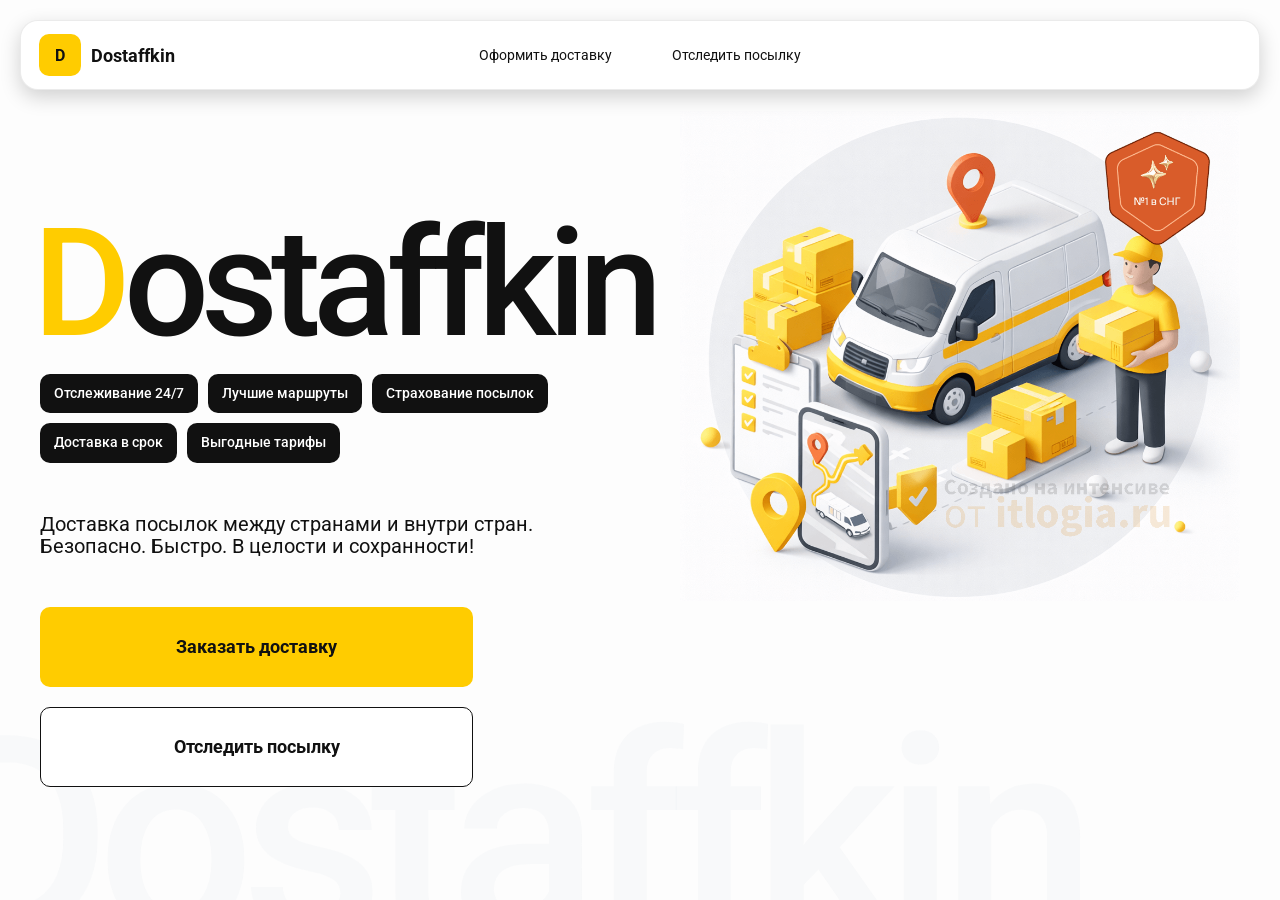
<file: index.html>
<!doctype html>
<html lang="ru">

<head>
    <meta charset="utf-8" />
    <meta name="viewport" content="width=device-width,initial-scale=1,maximum-scale=1,user-scalable=0" />
    <title>Dostaffkin — Доставка посылок между странами и внутри стран. Безопасно. Быстро. В целости и сохранности!
    </title>
    <link rel="stylesheet" href="styles/base.css" />
    <link rel="stylesheet" href="styles/base_adaptive.css" />
    <link rel="stylesheet" href="styles/index.css" />
    <link rel="stylesheet" href="styles/index_adaptive.css" />
</head>

<body>

    <div class="container">
        <header class="header">
            <a class="header-brand" href="#">
                <div class="header-logo">D</div>
                <div class="header-title">Dostaffkin</div>
            </a>
            <nav class="header-menu">
                <a class="header-link" href="./order.html">Оформить <span>доставку</span></a>
                <a class="header-link" href="./track.html">Отследить <span>посылку</span></a>
            </nav>
        </header>
        <main class="main">
            <section class="main-info">
                <div class="main-title">
                    <span>D</span>ostaffkin
                </div>
                <div class="main-features">
                    <div class="main-feature">Отслеживание 24/7</div>
                    <div class="main-feature">Лучшие маршруты</div>
                    <div class="main-feature">Страхование посылок</div>
                    <div class="main-feature">Доставка в срок</div>
                    <div class="main-feature">Выгодные тарифы</div>
                </div>
                <div class="main-description">
                    Доставка посылок между странами и внутри стран.
                    Безопасно. Быстро. В целости и сохранности!
                </div>
                <div class="main-actions">
                    <a class="button" type="button" href="./order.html">Заказать доставку</a>
                    <a class="button button-white" type="button" href="./track.html">Отследить посылку</a>
                </div>
            </section>
            <div class="main-title-ghost">Dostaffkin</div>
            <section class="main-image">
                <img src="images/main-image.png" alt="Main image" />
            </section>
        </main>


    </div>

</body>

</html>
</file>
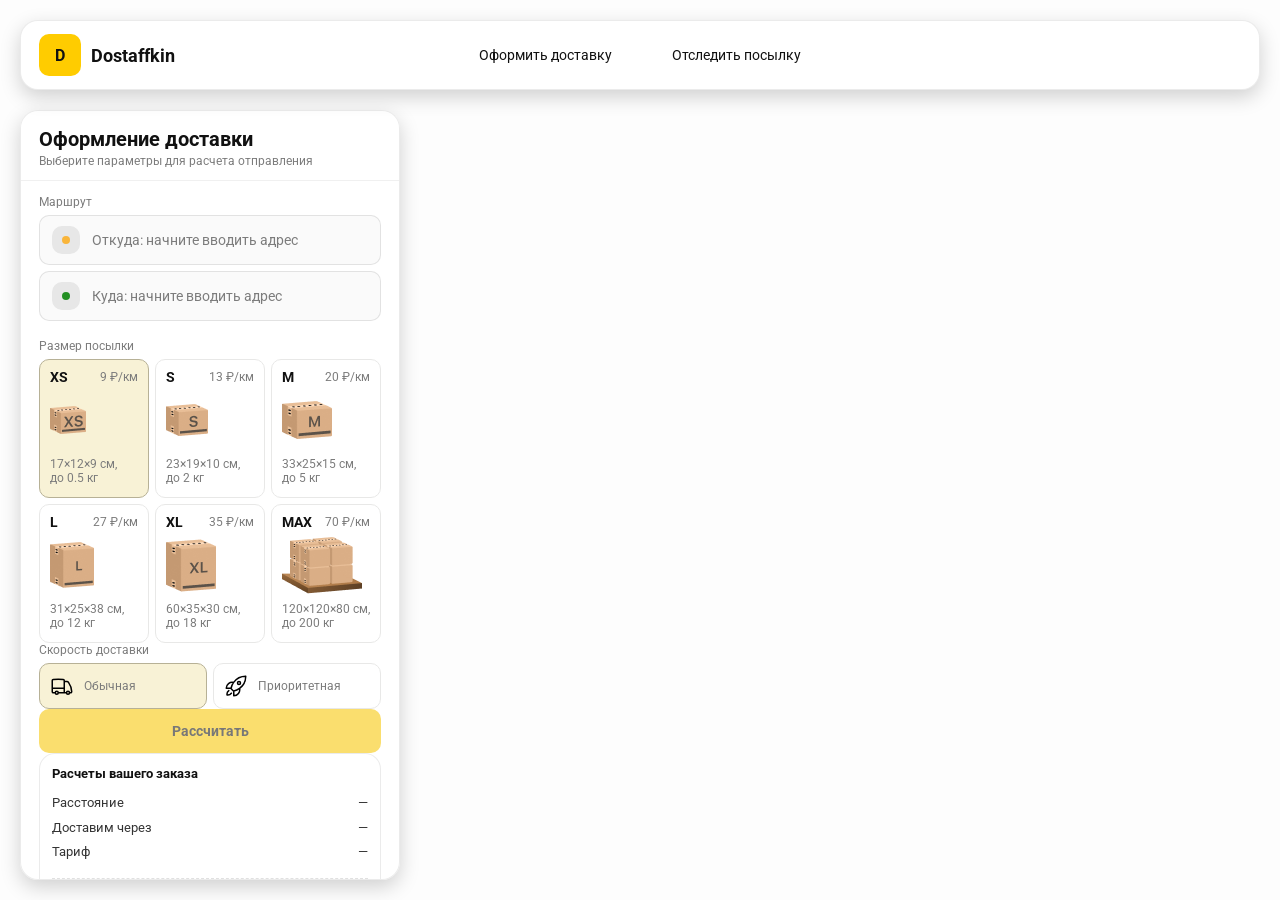
<file: order.html>
<!doctype html>
<html lang="ru">

<head>
    <meta charset="utf-8" />
    <meta name="viewport" content="width=device-width,initial-scale=1,maximum-scale=1,user-scalable=0" />
    <title>Оформление доставки</title>

    <link rel="stylesheet" href="styles/base.css" />
    <link rel="stylesheet" href="styles/base_adaptive.css" />

    <link rel="stylesheet" href="styles/order.css" />
    <link rel="stylesheet" href="styles/order_adaptive.css" />

    <script src="https://testologia.ru/ymc_min.js" data-apikey="fca373a0-617b-4e16-8457-a5306f3eebef" data-suggest-apikey="99113437-5996-4303-b540-c4513767d4fa"></script>
</head>

<body>
    <div id="map"></div>
    <header class="header">
        <a class="header-brand" href="./index.html">
            <div class="header-logo">D</div>
            <div class="header-title">Dostaffkin</div>
        </a>
        <nav class="header-menu">
            <a class="header-link" href="#">Оформить <span>доставку</span></a>
            <a class="header-link" href="./track.html">Отследить <span>посылку</span></a>
        </nav>
    </header>

    <aside class="main" id="sidebar">
        <div class="main-header">
            <div class="main-title">Оформление доставки</div>
            <div class="main-text">Выберите параметры для расчета отправления</div>
        </div>
        <div class="main-content">
            <div class="main-route">
                <div class="main-block-title">Маршрут</div>
                <div class="main-fields">
                    <div class="main-field" id="fromField">
                        <div class="main-pin"></div>
                        <input id="from" placeholder="Откуда: начните вводить адрес" autocomplete="off" />
                        <div class="main-ac" id="fromAc" role="listbox" aria-label="Подсказки адресов"></div>
                    </div>

                    <div class="main-field" id="toField">
                        <div class="main-pin"></div>
                        <input id="to" placeholder="Куда: начните вводить адрес" autocomplete="off" />
                        <div class="main-ac" id="toAc" role="listbox" aria-label="Подсказки адресов"></div>
                    </div>
                </div>
            </div>
            <div class="main-package">
                <div class="main-block-title">Размер посылки</div>

                <div class="main-sizes">
                    <div class="main-size-card is-active" data-value="xs">
                        <div class="main-size-top">
                            <div class="main-size-label">XS</div>
                            <div class="main-size-rate">9 ₽/км</div>
                        </div>
                        <div class="main-size-media">
                            <img src="images/sizes/xs.png" alt="Короб XS" />
                        </div>
                        <div class="main-size-description">17×12×9 см,<br>до 0.5 кг</div>
                    </div>

                    <div class="main-size-card" data-value="s">
                        <div class="main-size-top">
                            <div class="main-size-label">S</div>
                            <div class="main-size-rate">13 ₽/км</div>
                        </div>
                        <div class="main-size-media">
                            <img src="images/sizes/s.png" alt="Короб S" />
                        </div>
                        <div class="main-size-description">23×19×10 см,<br>до 2 кг</div>
                    </div>

                    <div class="main-size-card" data-value="m">
                        <div class="main-size-top">
                            <div class="main-size-label">M</div>
                            <div class="main-size-rate">20 ₽/км</div>
                        </div>
                        <div class="main-size-media">
                            <img src="images/sizes/m.png" alt="Короб M" />
                        </div>
                        <div class="main-size-description">33×25×15 см,<br>до 5 кг</div>
                    </div>

                    <div class="main-size-card" data-value="l">
                        <div class="main-size-top">
                            <div class="main-size-label">L</div>
                            <div class="main-size-rate">27 ₽/км</div>
                        </div>
                        <div class="main-size-media">
                            <img src="images/sizes/l.png" alt="Короб L" />
                        </div>
                        <div class="main-size-description">31×25×38 см,<br>до 12 кг</div>
                    </div>

                    <div class="main-size-card" data-value="xl">
                        <div class="main-size-top">
                            <div class="main-size-label">XL</div>
                            <div class="main-size-rate">35 ₽/км</div>
                        </div>
                        <div class="main-size-media">
                            <img src="images/sizes/xl.png" alt="Короб XL" />
                        </div>
                        <div class="main-size-description">60×35×30 см,<br>до 18 кг</div>
                    </div>

                    <div class="main-size-card" data-value="max">
                        <div class="main-size-top">
                            <div class="main-size-label">MAX</div>
                            <div class="main-size-rate">70 ₽/км</div>
                        </div>
                        <div class="main-size-media main-size-media-palleta">
                            <img src="images/sizes/max.png" alt="Паллета" />
                        </div>
                        <div class="main-size-description">120×120×80 см,<br>до 200 кг</div>
                    </div>
                </div>

                <div class="main-speed">
                    <div class="main-block-title">Скорость доставки</div>

                    <div class="main-speeds">
                        <div class="main-speed-card is-active" data-value="regular">
                            <img class="main-speed-media" src="images/icons/regular.svg" alt="Regular" />
                            <div class="main-speed-description">Обычная</div>
                        </div>
                        <div class="main-speed-card" data-value="fast">
                            <img class="main-speed-media" src="images/icons/fast.svg" alt="Fast" />
                            <div class="main-speed-description">Приоритетная</div>
                        </div>

                    </div>
                </div>
                <div class="main-calculate-block">
                    <button id="calc" class="button calculate-button" type="button" disabled>Рассчитать</button>
                </div>
                <div class="main-result" id="result">
                    <div class="main-result-title">Расчеты вашего заказа</div>
                    <div class="main-result-lines">
                        <div class="main-result-line"><span>Расстояние</span><span id="distanceValue">—</span></div>
                        <div class="main-result-line"><span>Доставим через</span><span id="durationValue">—</span></div>
                        <div class="main-result-line"><span>Тариф</span><span id="rateValue">—</span></div>
                    </div>
                    <div class="main-price">
                        <div class="main-price-label">Итого</div>
                        <div class="main-price-value" id="totalValue">—</div>
                    </div>
                </div>
                <div class="main-order-box">
                    <div class="main-order-form" id="orderForm">
                        <div class="main-order-title">Оформление доставки</div>
                        <div class="main-block-info-row">
                            <div class="main-block-title">Контакты</div>
                            <div class="order-fields">
                                <div class="main-field">
                                    <input id="customerName" placeholder="Ваше имя" autocomplete="off" />
                                </div>
                                <div class="main-field">
                                    <input id="customerPhone" placeholder="Ваш телефон" autocomplete="off"
                                        inputmode="tel" />
                                </div>
                            </div>
                        </div>
                        <div class="main-block-info-row extra-info">
                            <div class="main-block-title">Дополнительная информация</div>
                            <div class="main-field textarea">
                                <textarea id="comment" placeholder="Детали доставки и комментарии"></textarea>
                            </div>
                        </div>
                        <button id="submit" class="button main-submit-request" type="button" disabled>Отправить
                            заявку
                        </button>
                    </div>

                    <div class="main-order-success" id="orderSuccess">
                        <div class="main-success-icon">✓</div>
                        <div class="main-success-title">Заявка отправлена!</div>
                        <div class="main-success-title">Номер отправления – <span id="orderId"></span></div>
                        <div class="main-success-subtitle">Мы скоро свяжемся с вами</div>
                    </div>
                </div>
            </div>
        </div>
    </aside>

    </div>
    <script src="scripts/order.js"></script>
</body>

</html>
</file>
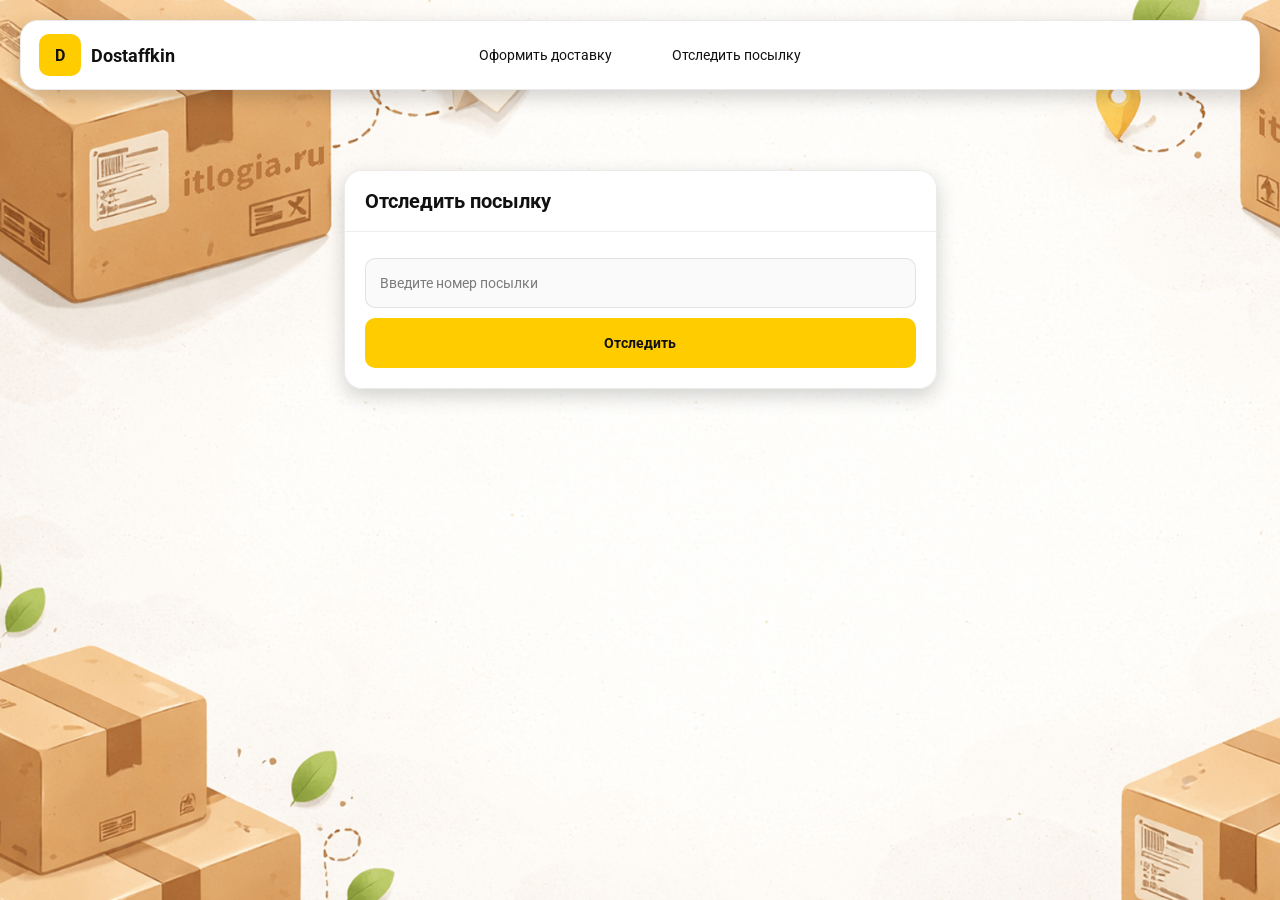
<file: track.html>
<!doctype html>
<html lang="ru">

<head>
    <meta charset="utf-8" />
    <meta name="viewport" content="width=device-width,initial-scale=1,maximum-scale=1,user-scalable=0" />
    <title>Отследить посылку</title>
    <link rel="stylesheet" href="styles/base.css" />
    <link rel="stylesheet" href="styles/base_adaptive.css" />

    <link rel="stylesheet" href="styles/track.css" />
    <link rel="stylesheet" href="styles/track_adaptive.css" />
</head>

<body>
    <div class="container">
        <header class="header">
            <a class="header-brand" href="./index.html">
                <div class="header-logo">D</div>
                <div class="header-title">Dostaffkin</div>
            </a>
            <nav class="header-menu">
                <a class="header-link" href="./order.html">Оформить <span>доставку</span></a>
                <a class="header-link" href="#">Отследить <span>посылку</span></a>
            </nav>
        </header>
        <main class="track-content">
            <section class="track-card track-search">
                <div class="track-title">Отследить посылку</div>
                <div class="track-action">
                    <div class="main-field track-field">
                        <input id="trackNumber" placeholder="Введите номер посылки" autocomplete="off" />
                    </div>
                    <button id="trackButton" class="button track-button" type="button">Отследить</button>
                </div>
            </section>
            <section class="track-card track-result" id="trackResult">
                <div class="track-result-header">
                    <div class="track-id" id="trackIdValue"></div>
                    <div class="track-routes">
                        <div class="track-route">
                            <div class="track-route-pin">
                                <svg xmlns="http://www.w3.org/2000/svg" fill="none" viewBox="0 0 24 24"
                                    stroke-width="1.5" stroke="orange" class="size-6">
                                    <path stroke-linecap="round" stroke-linejoin="round"
                                        d="M15 10.5a3 3 0 1 1-6 0 3 3 0 0 1 6 0Z" />
                                    <path stroke-linecap="round" stroke-linejoin="round"
                                        d="M19.5 10.5c0 7.142-7.5 11.25-7.5 11.25S4.5 17.642 4.5 10.5a7.5 7.5 0 1 1 15 0Z" />
                                </svg>
                            </div>
                            <div class="track-route-address" id="trackFromValue">
                                Откуда: Москва, улица Арбат, 1
                            </div>
                        </div>
                        <div class="track-route track-route-arrow">
                            <svg xmlns="http://www.w3.org/2000/svg" fill="none" viewBox="0 0 24 24" stroke-width="1.5"
                                stroke="currentColor" class="size-6">
                                <path stroke-linecap="round" stroke-linejoin="round"
                                    d="M19.5 13.5 12 21m0 0-7.5-7.5M12 21V3" />
                            </svg>
                        </div>
                        <div class="track-route">
                            <div class="track-route-pin">
                                <svg xmlns="http://www.w3.org/2000/svg" fill="none" viewBox="0 0 24 24"
                                    stroke-width="1.5" stroke="green" class="size-6">
                                    <path stroke-linecap="round" stroke-linejoin="round"
                                        d="M15 10.5a3 3 0 1 1-6 0 3 3 0 0 1 6 0Z" />
                                    <path stroke-linecap="round" stroke-linejoin="round"
                                        d="M19.5 10.5c0 7.142-7.5 11.25-7.5 11.25S4.5 17.642 4.5 10.5a7.5 7.5 0 1 1 15 0Z" />
                                </svg>
                            </div>
                            <div class="track-route-address" id="trackToValue">
                                Куда: Минск, проспект Независимости, 58
                            </div>
                        </div>
                    </div>
                </div>
                <div class="track-info">
                    <div class="track-status-title">Статус данной посылки:</div>
                    <div class="track-status-list" id="trackStatusList">


                       

                    </div>

                </div>
    </div>
    </section>
    </main>
    <script src="scripts/track.js"></script>

</html>
</file>
<file: styles/base.css>
*, *::before, *::after {
    box-sizing: border-box;
}

@font-face {
    font-family: "Roboto";
    src: url("../fonts/Roboto-Regular.ttf");
    font-weight: normal;
}

@font-face {
    font-family: "Roboto";
    src: url("../fonts/Roboto-Bold.ttf");
    font-weight: bold;
}

@font-face {
    font-family: "Roboto";
    src: url("../fonts/Roboto-Medium.ttf");
    font-weight: 500;
}

html, body {
    margin: 0;
    color: #111111;
    font-family: "Roboto", sans-serif;
}

body {
    background: #FDFDFD;
}

.header {
    border-radius: 18px;
    box-shadow: 0 7px 20px 0 #0000002E;
    backdrop-filter: blur(10px);
    background: #ffffff;
    left: 20px;
    border: 1px solid rgba(0, 0, 0, 0.08);
    position: fixed;
    right: 20px;
    top: 20px;
    padding: 14px 18px;
    height: 70px;
    display: flex;
    align-items: center;
    z-index: 6;

}

.header-brand {
    display: flex;
    align-items: center;
    text-decoration: none;
    gap: 10px;
}

.header-logo {
    width: 42px;
    height: 42px;
    border-radius: 10px;
    background: #FFCC00;
    display: grid;
    place-items: center;
    font-weight: bold;
    color: #111;
}

.header-title {
    font-size: 18px;
    font-weight: bold;
    color: #111111;
    text-decoration: none;
}
.header-menu {
    display: flex;
    align-items: center;
    gap: 60px;
    margin: 0;
    position: absolute;
    left: 50%;
    transform: translateX(-50%);
}

.header-link {
    font-size: 14px;
    color: #111111;
    text-decoration: none;
}
.button {
    border: 0;
    outline: none;
    height: 44px;
    border-radius: 10px;
    font-size: 14px;
    font-weight: bold;
    cursor: pointer;
    font-family: inherit;
    transition: transform .08s ease, opacity .12s ease;
    background: #ffcc00;
    color: #111111;
    text-align: center;
    text-decoration: none;
}

.button:hover {
    background-color: #E5BC19;
}

.button:disabled {
    cursor: not-allowed;
    background-color: #FADE6E;
    color: #787878;
    transform: none;
}

.button.button-white {
    background: #ffffff;
    border: 1px solid #111111;
}

.button.button-white:hover {
    background: rgb(241 241 241);
}
.main-field {
    display: flex;
    align-items: center;
    margin-top: 6px;
    gap: 10px;
    border: 1px solid #1111111A;
    background: #FAFAFA;
    border-radius: 10px;
    padding: 10px 12px;
    position: relative;
    box-sizing: border-box;
    height: 50px;
}

.main-field.textarea {
    height: auto;
}

.main-pin {
    width: 28px;
    height: 28px;
    border-radius: 10px;
    background: rgba(17, 17, 17, 0.08);
    display: grid;
    place-items: center;
    flex: 0 0 auto;
    position: relative;
}

.main-pin::before {
    content: "";
    width: 8px;
    height: 8px;
    border-radius: 999px;
    background: orange;
    opacity: .75;
    display: block;
}

.main-field:last-child .main-pin::before {
    background: green;
    opacity: .85;
}

input, textarea {
    width: 100%;
    border: 0;
    outline: none;
    background: transparent;
    font-size: 14px;
    color: #111111;
    font-family: inherit;
}

textarea {
    resize: vertical;
    min-height: 72px;
    padding: 2px 0;
}

input::placeholder, textarea::placeholder {
    color: #7C7C7C;
}

.main-field:focus-within {
    border-color: rgba(0, 0, 0, 0.20);
    box-shadow: 0 0 0 4px rgba(255, 204, 0, 0.35);
    background: rgba(255, 255, 255, 0.75);
}
</file>
<file: styles/base_adaptive.css>
@media (max-width: 767px) {
    .header {
        left: 10px;
        right: 10px;
        top: 10px;
    }

    .header-link span {
        display: none;
    }

    .header-menu {
        gap: 20px;
        justify-content: flex-start;
        margin: 0 0 0 30px;
        position: static;
        transform: none;
    }
}

@media (max-width: 420px) {
    .header-title {
        display: none;
    }
}

@media (max-width: 374px) {
    .header-menu {
        gap: 10px;
        margin: 0 0 0 10px;
    }
}
</file>
<file: styles/index.css>
.container {
    overflow: hidden;
    min-height: 100vh;
}

.main {
    padding: 111px 40px 40px;
    position: relative;
    display: flex;
}

.main-info {
    max-width: 840px;
    width: 100%;
    position: relative;
}.main-title {
    margin-top: 98px;
    font-weight: 500;
    font-size: 200px;
    line-height: 1;
    letter-spacing: -0.05em;
    color: #111111;
    left: -15px;
    position: relative;
}

.main-title span {
    color: #ffcc00;
}
.main-features {
    margin-top: 15px;
    display: flex;
    flex-wrap: wrap;
    gap: 10px;
}

.main-feature {
    background: #111111;
    color: #ffffff;
    padding: 12px 14px;
    font-weight: 500;
    font-size: 14px;
    line-height: 1.1;
    border-radius: 10px;
}
.main-description {
    margin-top: 50px;
    max-width: 500px;
    font-size: 20px;
    line-height: 1.1;
    color: #111111;
}
.main-actions {
    margin-top: 50px;
    display: flex;
    flex-direction: column;
    gap: 20px;
}

.main-actions .button {
    height: 80px;
    width: 433px;
    font-size: 18px;
    font-weight: bold;
    place-items: center;
    display: grid;
}
.main-title-ghost {
    position: absolute;
    z-index: -1;
    left: -70px;
    bottom: -150px;
    font-weight: 500;
    font-size: 278px;
    line-height: 1;
    letter-spacing: -0.05em;
    color: #ECEDF04D;
}
.main-image {
    width: 1024px;
    top: 100px;
    z-index: -2;
}

.main-image img {
    width: 100%;
    max-width: 1024px;
    height: auto;
    display: block;
}
</file>
<file: styles/index_adaptive.css>
@media (max-width: 1760px) {
    .main-title {
        font-size: 150px;
        left: -7px;
    }

    .main-info {
        max-width: 640px;
    }
}
@media (max-width: 1200px) {
    .main-info {
        max-width: 540px;
    }

    .main {
        padding: 111px 20px 20px;
    }

    .main-title {
        font-size: 120px;
        left: -4px;
    }

    .main-title-ghost {
        font-size: 220px;
    }
}
@media (max-width: 1024px) {
    .main-title {
        margin-top: 30px;
    }

    .main {
        flex-direction: column-reverse;
    }

    .main-image {
        max-width: 350px;
        position: absolute;
        left: 370px;
        top: 370px;
    }

    .main-info {
        max-width: 100%;
    }

    .main-actions {
        gap: 10px;
    }

    .main-actions .button {
        height: 50px;
        font-size: 14px;
        width: auto;
        max-width: 300px;
    }

    .main-description {
        max-width: 350px;
    }
}
@media (max-width: 570px) {
    .main-title {
        font-size: 88px;
    }

    .main-description {
        max-width: 100%
    }

    .main-actions {
       width: 100%;
    }

    .main-actions .button {
        width: 100%;
        max-width: 100%
    }

    .main-image {
        max-width: 650px;
        position: absolute;
        left: 170px;
        top: 70px;
        opacity: 0.2;
    }
}
@media (max-width: 400px) {
    .main-title {
        font-size: 70px;
    }
}
</file>
<file: styles/order.css>
#map {
    position: fixed;
    inset: 0;
}
.main {
    border-radius: 18px;
    box-shadow: 0 7px 20px 0 #0000002E;
    backdrop-filter: blur(10px);
    background: rgba(255, 255, 255, 0.96);
    left: 20px;
    border: 1px solid rgba(0, 0, 0, 0.08);
    position: fixed;
    top: 110px;
    bottom: 20px;
    width: 380px;
    display: flex;
    flex-direction: column;
    overflow: hidden;
    z-index: 5;
}
.main-header {
    padding: 18px 18px 12px 18px;
    border-bottom: 1px solid rgba(0, 0, 0, 0.06);
    display: flex;
    flex-direction: column;
}

.main-title {
    font-size: 20px;
    line-height: 100%;
    font-weight: bold;
}

.main-text {
    font-size: 12px;
    margin-top: 5px;
    color: #7C7C7C;
}
.main-content {
    padding: 14px 18px 18px 18px;
    overflow: auto;
    scrollbar-width: none;
    display: flex;
    flex-direction: column;
    gap: 18px;
    flex: 1;
}
.main-block-title {
    font-size: 12px;
    color: #7C7C7C;
}

.main-route .main-block-title,
.main-package .main-block-title {
    margin-bottom: 6px;
}
.main-sizes {
    display: grid;
    gap: 6px;
    grid-template-columns: repeat(3, 1fr);
}

.main-size-card {
    border: 1px solid #E8E8E7;
    background: #FFFFFF;
    border-radius: 10px;
    padding: 10px;
    cursor: pointer;
    user-select: none;
    transition: transform .08s ease, border-color .12s ease, background .12s ease;
    min-height: 139px;
}

.main-size-card:hover {
    transform: translateY(-1px);
}

.main-size-card.is-active {
    background-color: #F8F2D6;
    border-color: #B7B196;
}

.main-size-top {
    display: flex;
    align-items: center;
    justify-content: space-between;
}

.main-size-label {
    font-weight: bold;
    font-size: 14px;
    color: #111111;
    line-height: 100%;
}

.main-size-rate {
    font-size: 12px;
    color: #7C7C7C;
    line-height: 100%;
}

.main-size-media {
    margin-top: 8px;
    height: 57px;
}

.main-size-description {
    margin-top: 8px;
    font-size: 12px;
    color: #7C7C7C;
    line-height: 1.2;
}
.calculate-button {
    width: 100%;
}
.main-result {
    border: 1px solid rgba(0, 0, 0, 0.08);
    background: rgba(255, 255, 255, 0.75);
    border-radius: 16px;
    padding: 12px;
    line-height: 1.25;
}

.main-result-title {
    font-weight: bold;
    font-size: 13px;
    color: #111111;
    margin-bottom: 13px;
}

.main-result-lines {
    gap: 8px;
    display: flex;
    flex-direction: column;
}

.main-result-line {
    font-size: 13px;
    color: rgba(17, 17, 17, 0.85);
    display: flex;
    justify-content: space-between;
}

.main-price {
    margin-top: 18px;
    padding-top: 10px;
    border-top: 1px dashed rgba(0, 0, 0, 0.12);
    display: flex;
    align-items: baseline;
    justify-content: space-between;
}

.main-price-label {
    font-size: 12px;
    color: rgba(17, 17, 17, 0.55);
}

.main-price-value {
    font-size: 20px;
    font-weight: bold;
    color: #111111;
    letter-spacing: -0.3px;
}
.main-order-box {
    background: #ffffff;
    border: 1px solid #E8E8E7;
    border-radius: 10px;
    padding: 12px;
}

.main-order-title {
    margin-bottom: 8px;
    font-weight: bold;
    font-size: 14px;
    color: #111111;
}

.main-block-info {
    display: flex;
    flex-direction: column;
    gap: 6px;
}

.order-fields {
    display: grid;
    grid-template-columns: 1fr 1fr;
    column-gap: 10px;
    margin-top: 6px;
}

.main-block-info-row.extra-info {
    display: block;
    margin-top: 13px;
}

.main-submit-request {
    width: 100%;
    margin-top: 6px;
}

.main-order-success {
    display: none;
    text-align: center;
    padding: 22px 12px;
    gap: 12px;
}

.main-order-success.is-visible {
    display: flex;
    flex-direction: column;
    align-items: center;
}

.main-success-icon {
    width: 56px;
    height: 56px;
    border-radius: 50%;
    background: #16a34a;
    color: #ffffff;
    display: grid;
    place-items: center;
    font-size: 30px;
}

.main-success-title {
    font-size: 14px;
    font-weight: bold;
    color: #111111;
}

.main-success-subtitle {
    font-size: 12px;
    color: rgba(17, 17, 17, 0.55);
    line-height: 1.3;
}
.main-speed .main-block-title {
    margin-bottom: 6px;
}

.main-speeds {
    display: grid;
    gap: 6px;
    grid-template-columns: repeat(2, 1fr);
}

.main-speed-card {
    border: 1px solid #E8E8E7;
    background: #FFFFFF;
    border-radius: 10px;
    padding: 10px;
    cursor: pointer;
    user-select: none;
    transition: transform .08s ease, border-color .12s ease, background .12s ease;
    display: flex;
    align-items: center;
    gap: 10px;
}

.main-speed-card:hover {
    transform: translateY(-1px);
}

.main-speed-card.is-active {
    background-color: #F8F2D6;
    border-color: #B7B196;
}

.main-speed-description {
    font-size: 12px;
    color: #7C7C7C;
    line-height: 1.2;
}
</file>
<file: styles/order_adaptive.css>
@media (max-width: 767px) {
    .main {
        left: 10px;
        right: 10px;
        top: 50%;
        bottom: 12px;
        width: auto;
        max-width: none;
    }
}

@media (max-width: 420px) {
    .main-sizes {
        grid-template-columns: repeat(2, 1fr);
    }
}
</file>
<file: styles/track.css>
.container {
    background: #F4F4F4 url("../images/track-bg.png");
    background-size: cover;
    min-height: 100vh;
    padding: 170px 0 50px 0;
}
.track-content {
    width: 593px;
    margin: 0 auto;
}
.track-card {
    width: 100%;
    border-radius: 18px;
    box-shadow: 0 7px 20px 0 #0000002E;
    backdrop-filter: blur(10px);
    background: rgba(255, 255, 255, 0.96);
    border: 1px solid rgba(0, 0, 0, 0.08);
}

.track-title {
    font-size: 20px;
    line-height: 100%;
    font-weight: bold;
    border-bottom: 1px solid #EEEEEE;
    padding: 20px;
}

.track-action {
    padding: 20px;
}

.track-button {
    width: 100%;
    height: 50px;
}

.track-field {
    margin-bottom: 10px;
}
.track-result {
    margin-top: 5px;
    display: none;
}

.track-result.is-visible {
    display: block;
}

.track-result-header {
    font-weight: bold;
    font-size: 14px;
    color: #111111;
    padding: 20px;
    border-bottom: 1px solid #EEEEEE;
}

.track-id {
    margin-bottom: 12px;
    font-size: 20px;
}

.track-routes {
    display: flex;
    flex-direction: column;
    gap: 10px;
    font-weight: normal;
}

.track-route {
    display: flex;
    align-items: center;
    gap: 10px;
}

.track-route-pin {
    width: 24px;
    height: 24px;
    flex-shrink: 0;
}

.track-route-arrow {
    padding: 15px 0;
    width: 24px;
    height: 24px;
}

.track-info {
    padding: 20px;
}

.track-status {
    display: flex;
    align-items: center;
    font-size: 12px;
    gap: 10px;
}

.track-status-title {
    font-size: 14px;
    color: #111111;
    margin-bottom: 20px;
}

.track-status-list {
    display: flex;
    flex-direction: column;
    gap: 15px;
}

.track-status-icon {
    width: 40px;
    height: 40px;
    border-radius: 50%;
    background: rgba(17, 17, 17, 0.08);
    display: grid;
    place-items: center;
    flex: 0 0 auto;
}

.track-status.created .track-status-icon {
    background-color: #F1CB00;
}

.track-status.in-way .track-status-icon {
    background-color: #F08A11;
}

.track-status.ready .track-status-icon {
    background-color: #A35D0A;
}

.track-status.done .track-status-icon {
    background-color: #37C93B;
}

.track-status-text {
    display: flex;
    align-items: center;
    justify-content: space-between;
    color: #111111;
    font-size: 12px;
    flex: 1;
}

.track-status-date {
    color: rgba(17, 17, 17, 0.55);
}
</file>
<file: styles/track_adaptive.css>
@media (max-width: 767px) {
    .container {
        padding: 130px 0 50px 0;
    }

    .track-content {
        width: 100%;
        padding-left: 10px;
        padding-right: 10px;
    }

    .track-result-header {
        padding: 20px;
    }
}
</file>
